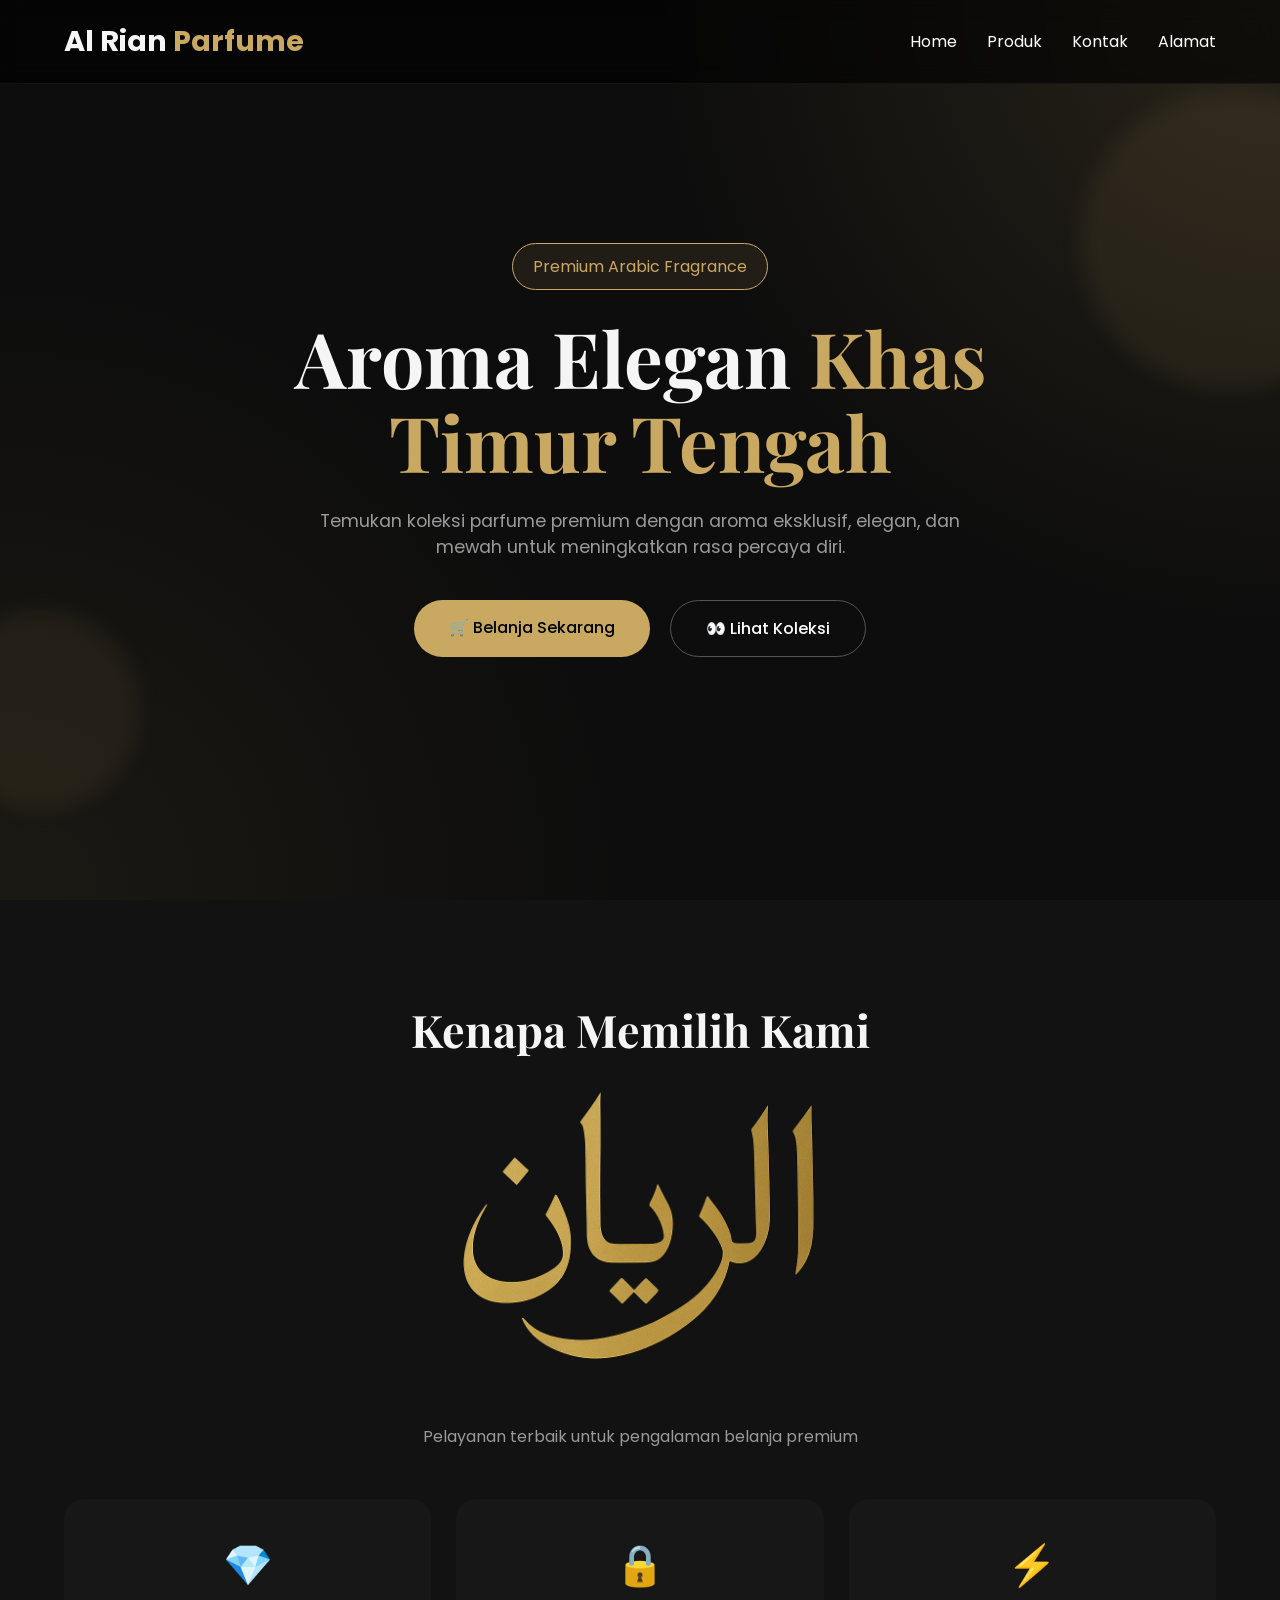
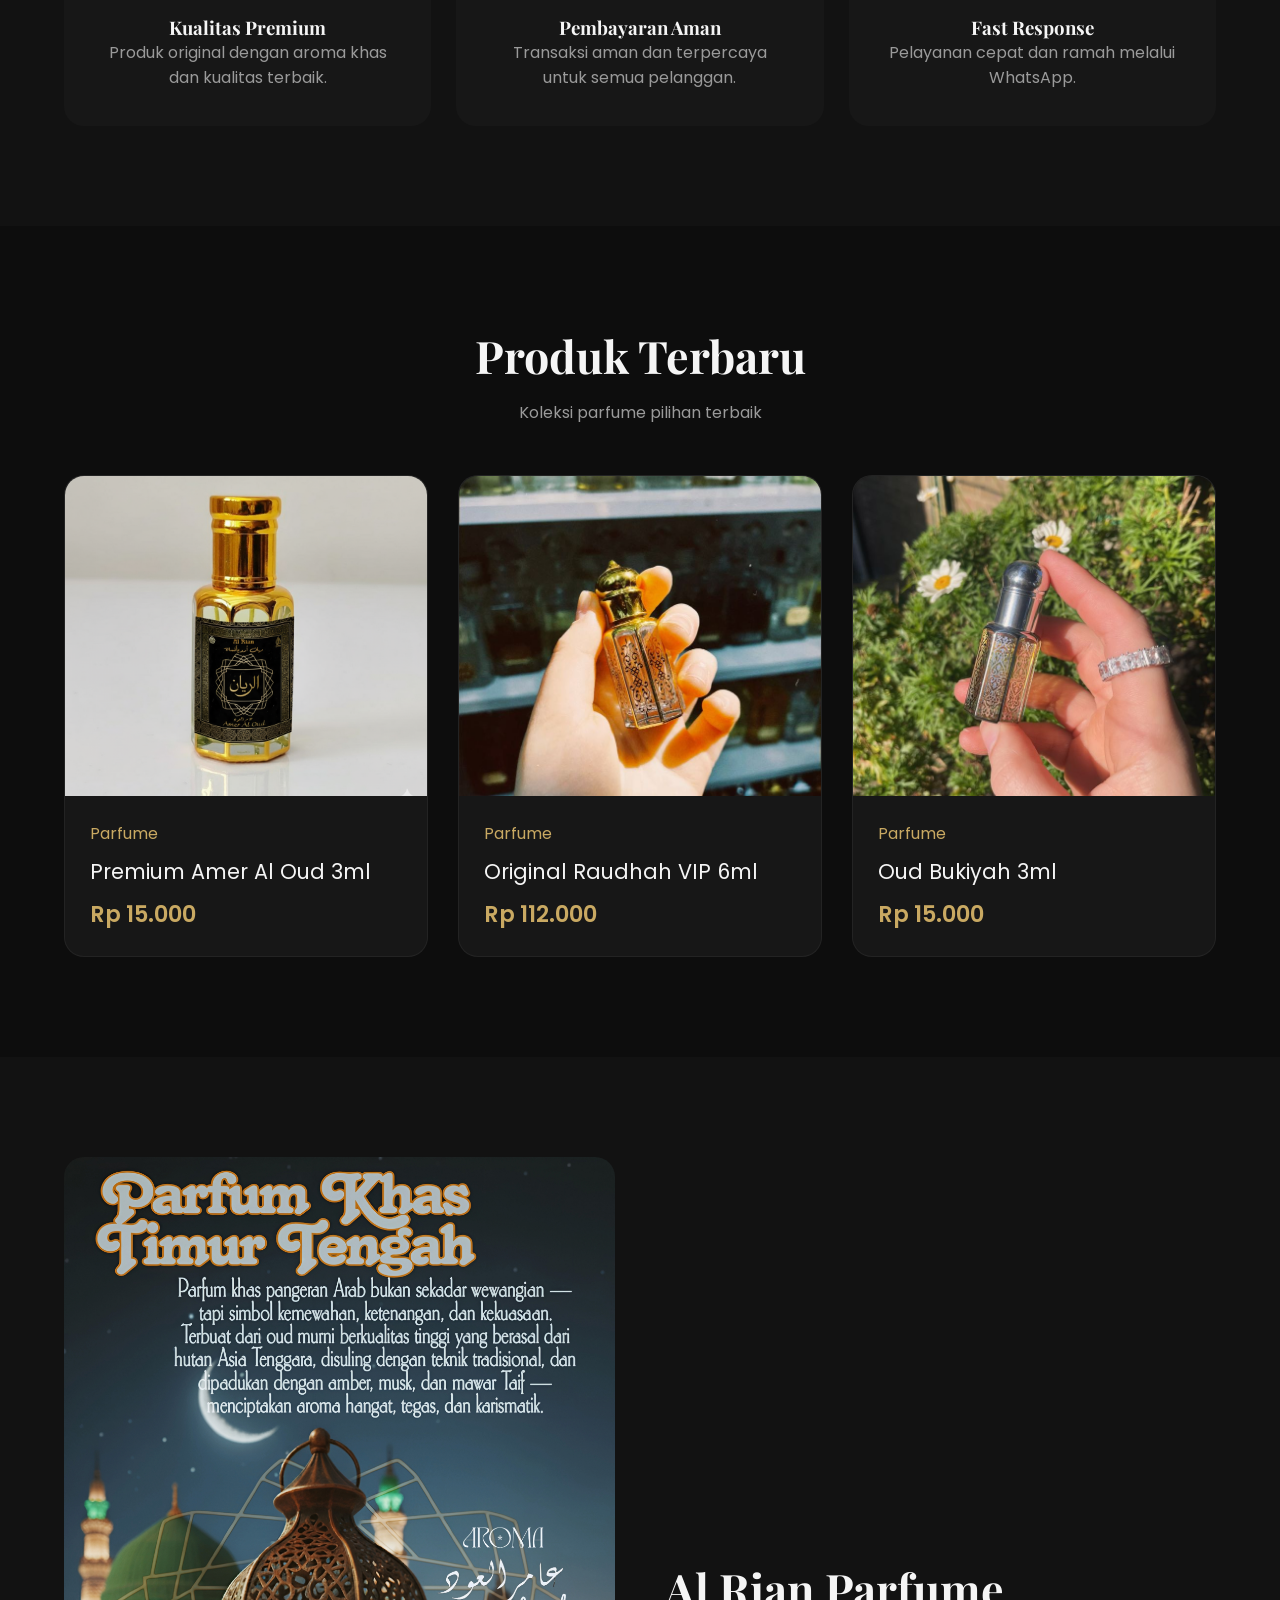
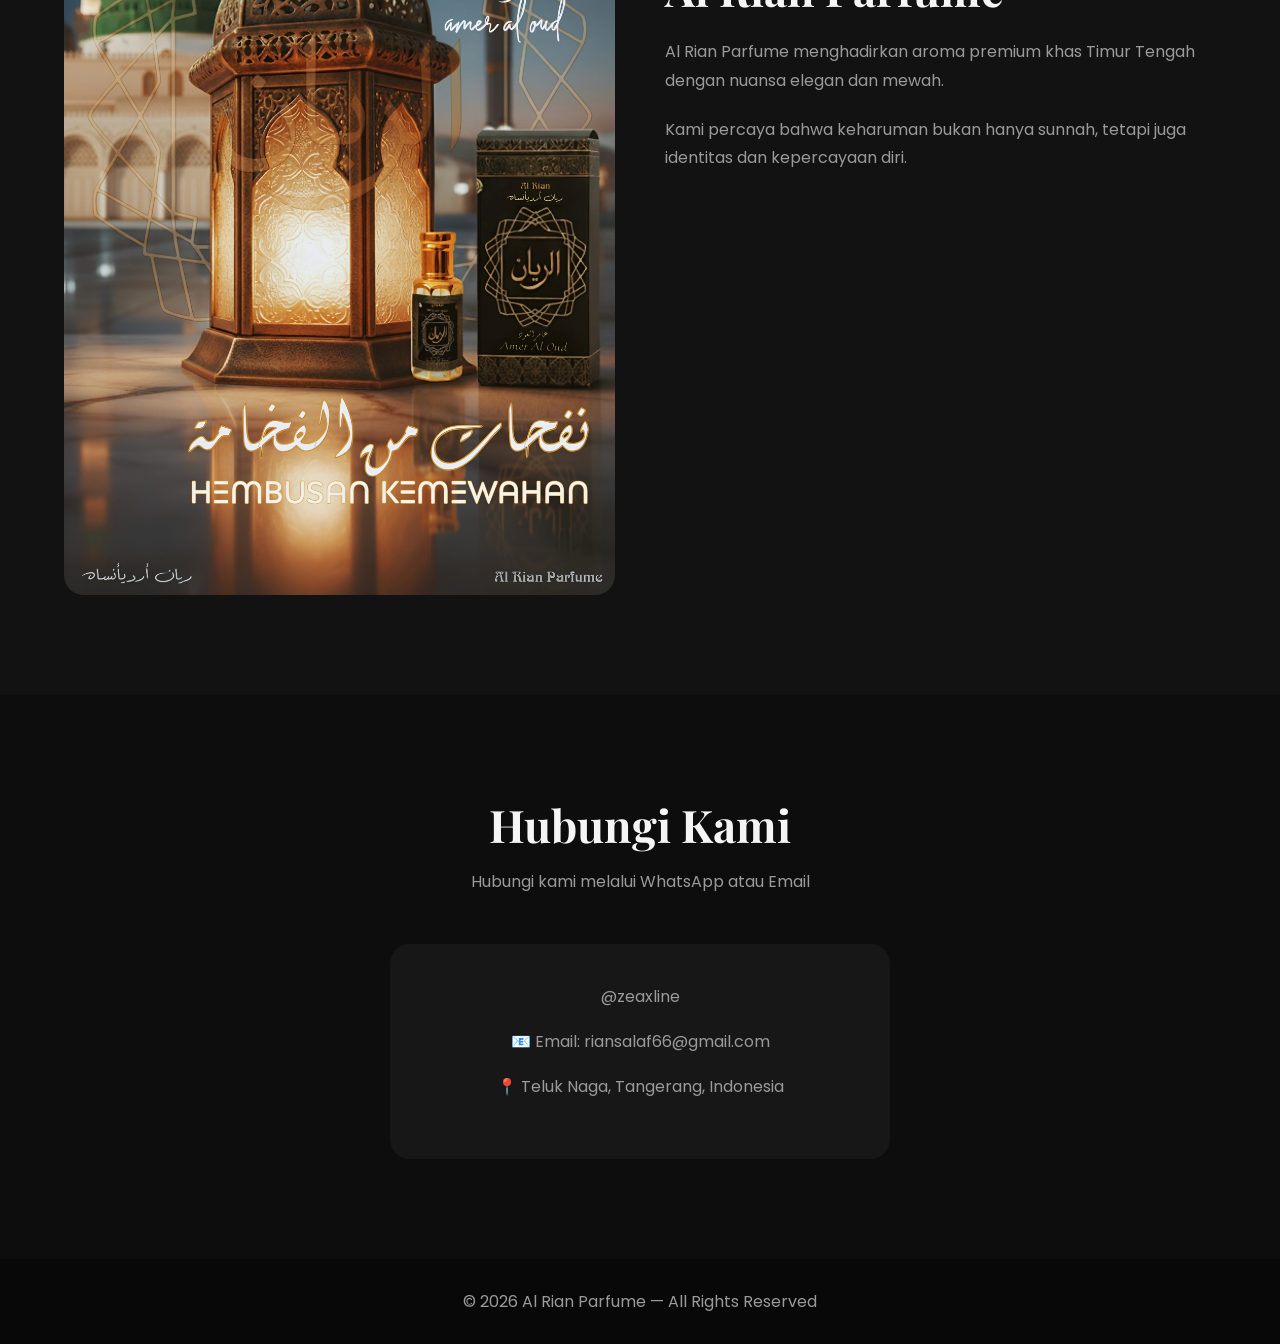
<file: index.html>
<!DOCTYPE html>
<html lang="id">
<head>
  <meta charset="UTF-8">
  <meta name="viewport" content="width=device-width, initial-scale=1.0">

  <title>Al Rian Parfume | Premium Store</title>

  <link rel="preconnect" href="https://fonts.googleapis.com">
  <link rel="preconnect" href="https://fonts.gstatic.com" crossorigin>

  <link href="https://fonts.googleapis.com/css2?family=Poppins:wght@300;400;500;600;700&family=Playfair+Display:wght@600;700&display=swap" rel="stylesheet">

  <link rel="stylesheet" href="style.css">
</head>

<body>

  <!-- LOADER -->
  <div class="loader">
    <h1>Al Rian <span>Parfume</span></h1>
  </div>

  <!-- NAVBAR -->
  <nav class="navbar">

    <div class="logo">
      Al Rian <span>Parfume</span>
    </div>

    <!-- Tombol Garis Tiga (Hamburger Menu) -->
    <div class="menu-toggle">
      <span></span>
      <span></span>
      <span></span>
    </div>

    <div class="nav-links">
      <a href="#home">Home</a>
      <a href="#products">Produk</a>
      <a href="https://wa.me/6281617890208?text=Halo%20Al%20Rian%20Parfume,%20saya%20tertarik%20dengan%20produknya" target="_blank">Kontak</a>
      <a href="-6,0823986, 106,7227307" target="_blank">Alamat</a>
    </div>

  </nav>

  <!-- HERO -->
  <section class="hero" id="home">

    <div class="hero-content reveal">

      <div class="hero-badge">
        Premium Arabic Fragrance
      </div>

      <h1>
        Aroma Elegan
        <span>Khas Timur Tengah</span>
      </h1>

      <p>
        Temukan koleksi parfume premium dengan aroma eksklusif,
        elegan, dan mewah untuk meningkatkan rasa percaya diri.
      </p>

      <div class="hero-buttons">
        <a href="#products" class="btn btn-primary">
          🛒 Belanja Sekarang
        </a>
        <a href="#products" class="btn btn-outline">
          👀 Lihat Koleksi
        </a>
      </div>

    </div>

    <div class="floating-circle"></div>
    <div class="floating-circle second"></div>

  </section>

  <!-- FEATURES -->
  <section class="features">

      <h2 class="section-title reveal">
    Kenapa Memilih Kami
  </h2>

  <div class="product-image" style="max-width: 500px; margin: 0 auto 30px auto;">
    <img src="alrian arab trans.png" alt="Al Rian Arab">
  </div>

  <p class="subtitle reveal">
    Pelayanan terbaik untuk pengalaman belanja premium
  </p>

  <div class="features-grid">


      <div class="feature-card reveal">
        <div class="feature-icon">💎</div>
        <h3>Kualitas Premium</h3>
        <p>Produk original dengan aroma khas dan kualitas terbaik.</p>
      </div>

      <div class="feature-card reveal">
        <div class="feature-icon">🔒</div>
        <h3>Pembayaran Aman</h3>
        <p>Transaksi aman dan terpercaya untuk semua pelanggan.</p>
      </div>

      <div class="feature-card reveal">
        <div class="feature-icon">⚡</div>
        <h3>Fast Response</h3>
        <p>Pelayanan cepat dan ramah melalui WhatsApp.</p>
      </div>

    </div>

  </section>

  <!-- PRODUCTS -->
  <section class="products" id="products">

    <h2 class="section-title reveal">
      Produk Terbaru
    </h2>

    <p class="subtitle reveal">
      Koleksi parfume pilihan terbaik
    </p>

    <div class="products-grid">

      <div class="product-card reveal">
        <div class="product-image">
          <img src="amer aloud.jpg" alt="Amer Al Oud">
        </div>
        <div class="product-info">
          <div class="product-category">Parfume</div>
          <div class="product-title">Premium Amer Al Oud 3ml</div>
          <div class="product-price">Rp 15.000</div>
        </div>
      </div>

      <div class="product-card reveal">
        <div class="product-image">
          <img src="raudhah vip.jpg" alt="Raudhah VIP">
        </div>
        <div class="product-info">
          <div class="product-category">Parfume</div>
          <div class="product-title">Original Raudhah VIP 6ml</div>
          <div class="product-price">Rp 112.000</div>
        </div>
      </div>

      <div class="product-card reveal">
        <div class="product-image">
          <img src="oud bukiyah.jpg" alt="Oud Bukiyah">
        </div>
        <div class="product-info">
          <div class="product-category">Parfume</div>
          <div class="product-title">Oud Bukiyah 3ml</div>
          <div class="product-price">Rp 15.000</div>
        </div>
      </div>

    </div>

  </section>

  <!-- ABOUT -->
  <section class="about" id="about">

    <div class="about-container">

      <div class="about-image reveal">
        <img src="iklan alrian.jpg" alt="Al Rian">
      </div>

      <div class="about-content reveal">
        <h2>Al Rian Parfume</h2>
        <p>
          Al Rian Parfume menghadirkan aroma premium khas Timur Tengah
          dengan nuansa elegan dan mewah.
        </p>
        <p>
          Kami percaya bahwa keharuman bukan hanya sunnah,
          tetapi juga identitas dan kepercayaan diri.
        </p>
      </div>

    </div>

  </section>

  <!-- CONTACT -->
  <section class="contact" id="contact">

    <h2 class="section-title reveal">
      Hubungi Kami
    </h2>

    <p class="subtitle reveal">
      Hubungi kami melalui WhatsApp atau Email
    </p>

    <div class="contact-container">
      <div class="contact-info reveal">
        <p>@zeaxline</p>
        <p>📧 Email: riansalaf66@gmail.com</p>
        <p>📍 Teluk Naga, Tangerang, Indonesia</p>
      </div>
    </div>

  </section>

  <!-- FOOTER -->
  <footer>
    © 2026 Al Rian Parfume — All Rights Reserved
  </footer>

  <script src="script.js"></script>

</body>
</html>
</file>
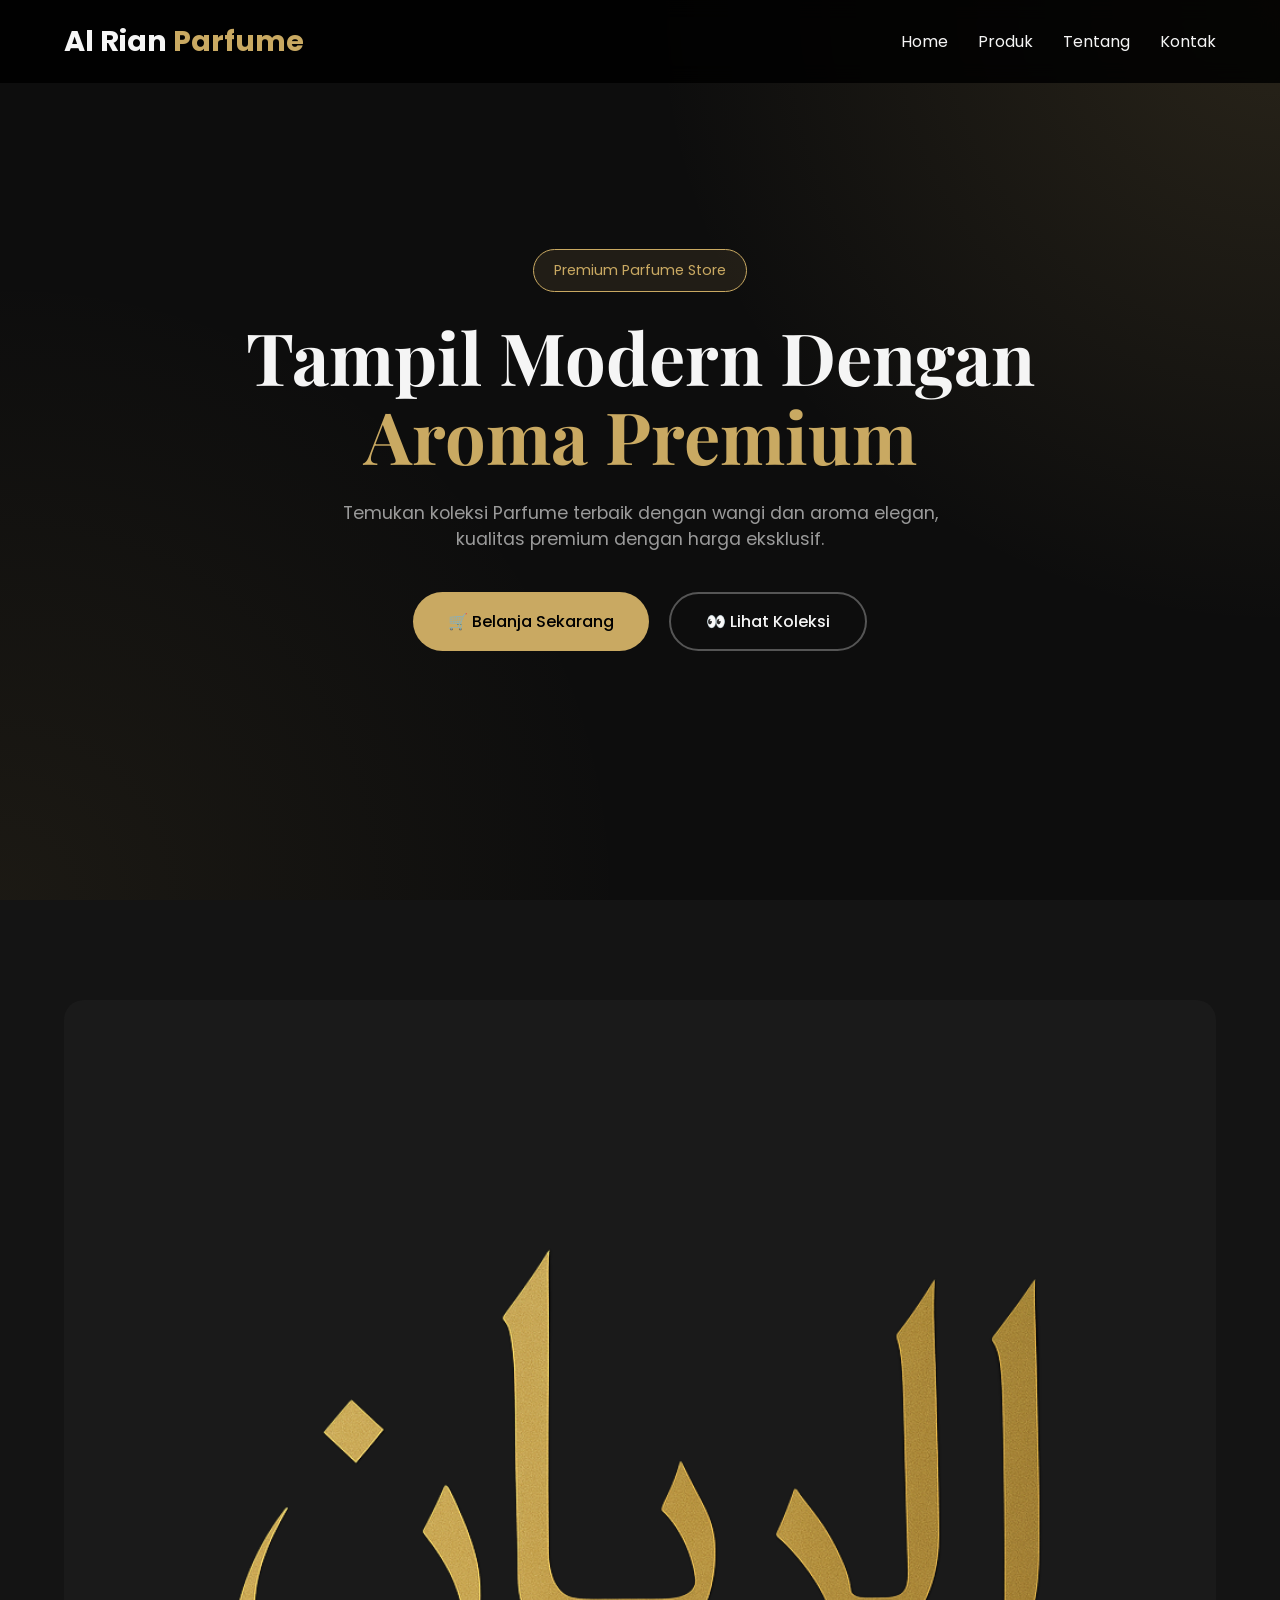
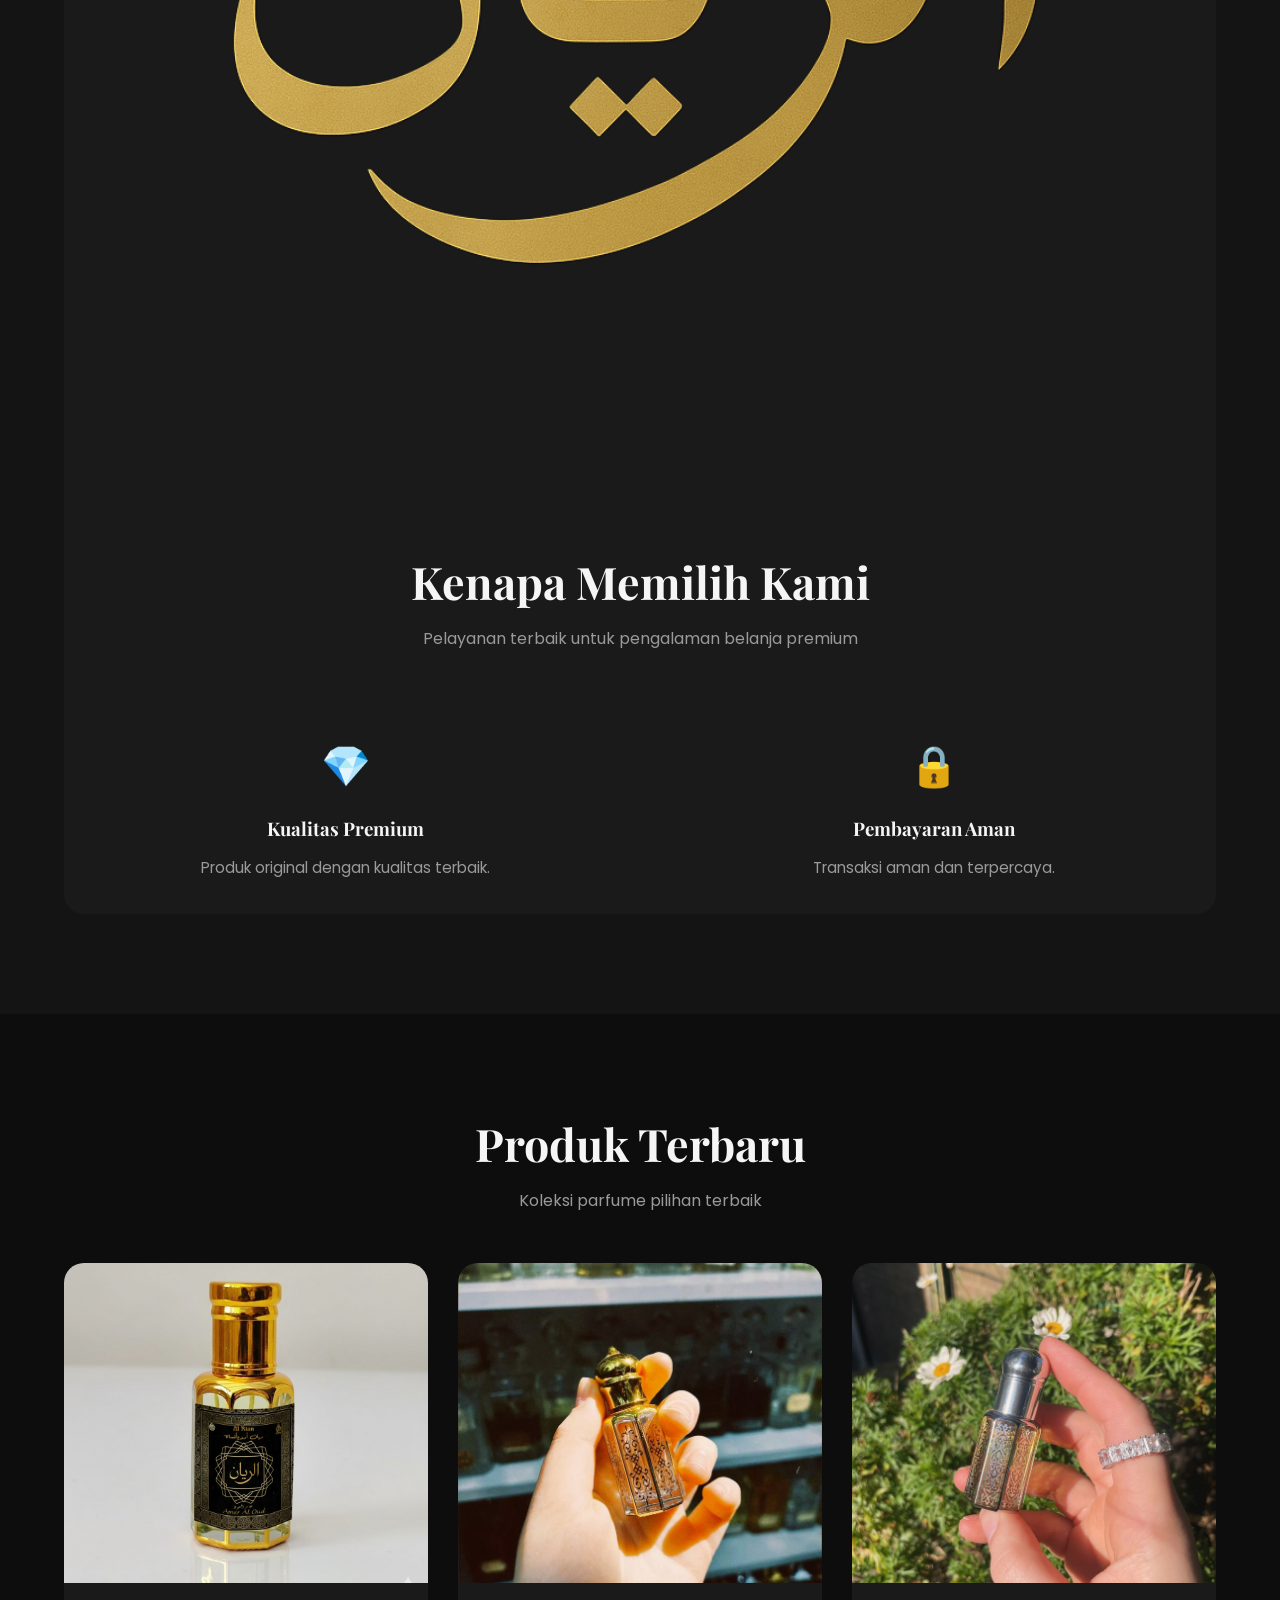
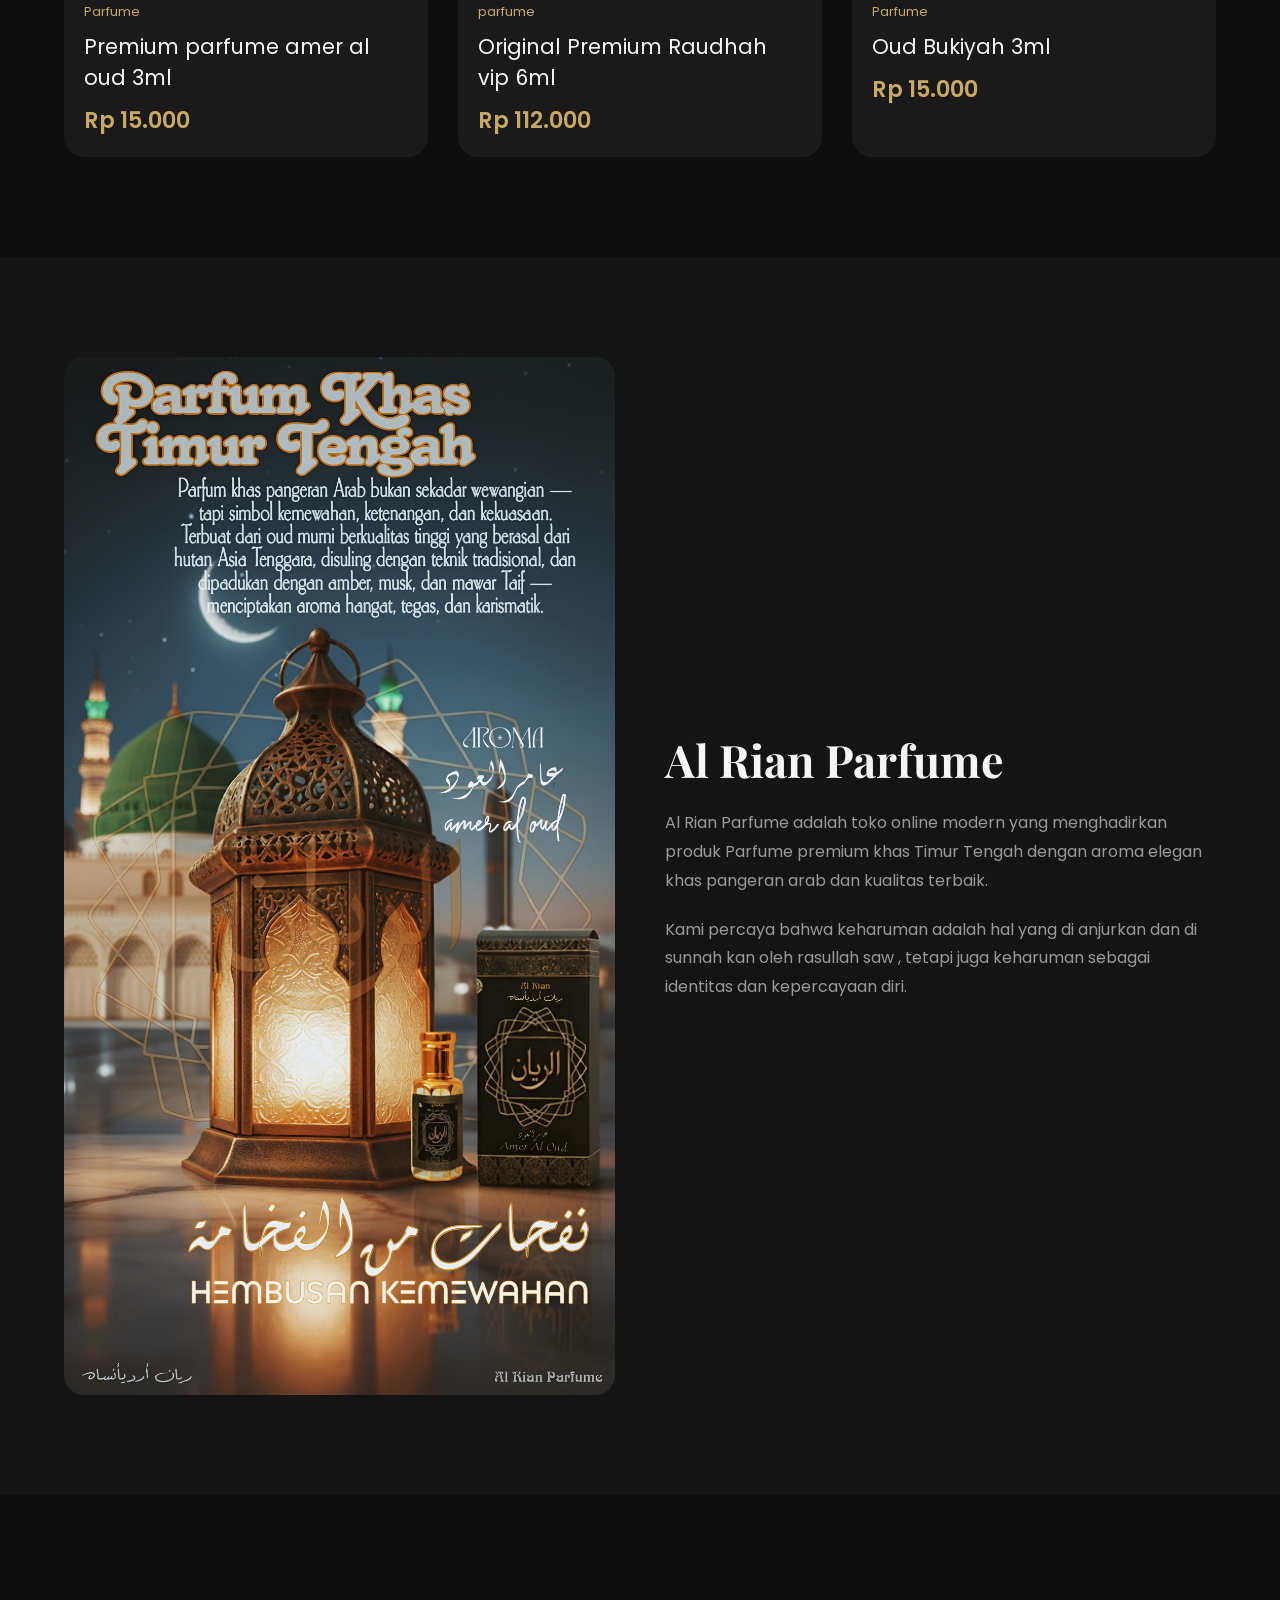
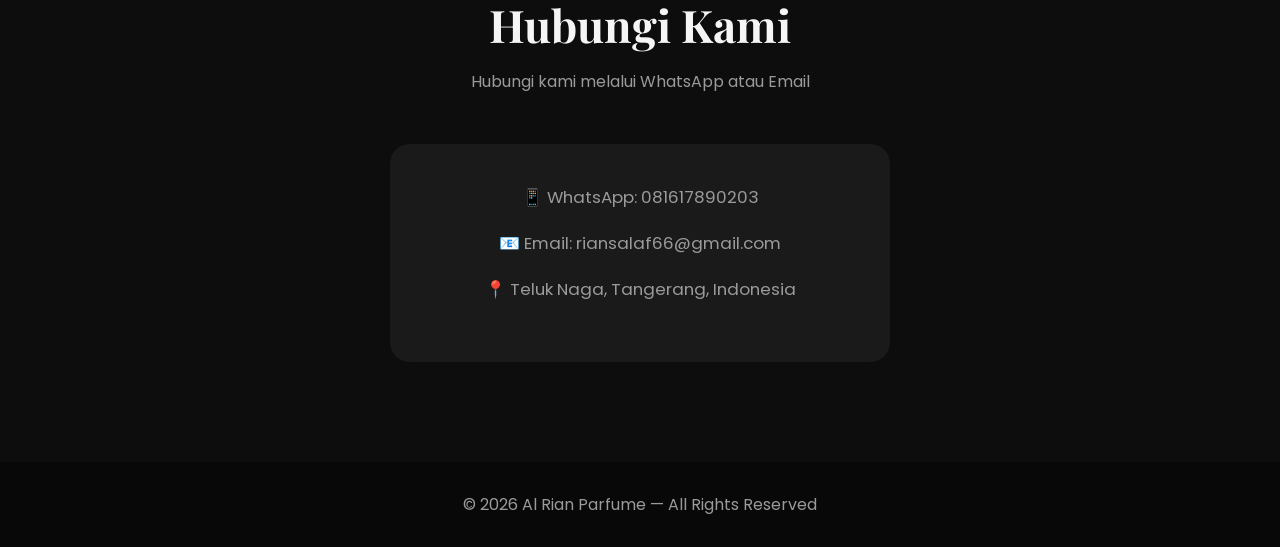
<file: alrian.html>
<!DOCTYPE html>
<html lang="id">
<head>
  <meta charset="UTF-8">
  <meta name="viewport" content="width=device-width, initial-scale=1.0">

  <title>Al Rian Parfume | Premium Store</title>

  <link rel="preconnect" href="https://fonts.googleapis.com">
  <link rel="preconnect" href="https://fonts.gstatic.com" crossorigin>

  <link href="https://fonts.googleapis.com/css2?family=Poppins:wght@300;400;500;600;700&family=Playfair+Display:wght@600;700&display=swap" rel="stylesheet">

  <style>

    :root{
      --primary:#c9a962;
      --primary-dark:#aa8b48;
      --dark:#0d0d0d;
      --card:#1a1a1a;
      --text:#f5f5f5;
      --muted:#9a9a9a;
      --transition:0.3s ease;
    }

    *{
      margin:0;
      padding:0;
      box-sizing:border-box;
    }

    html{
      scroll-behavior:smooth;
    }

    body{
      background:var(--dark);
      color:var(--text);
      font-family:'Poppins',sans-serif;
      overflow-x:hidden;
    }

    a{
      text-decoration:none;
      color:inherit;
    }

    img{
      width:100%;
      display:block;
    }

    h1,h2,h3{
      font-family:'Playfair Display',serif;
    }

    section{
      padding:100px 5%;
    }

    /* NAVBAR */

    .navbar{
      position:fixed;
      top:0;
      left:0;
      width:100%;
      z-index:999;
      padding:20px 5%;
      display:flex;
      justify-content:space-between;
      align-items:center;
      background:rgba(0,0,0,0.85);
      backdrop-filter:blur(10px);
    }

    .logo{
      font-size:1.8rem;
      font-weight:700;
    }

    .logo span{
      color:var(--primary);
    }

    .nav-links{
      display:flex;
      gap:30px;
    }

    .nav-links a{
      transition:var(--transition);
    }

    .nav-links a:hover{
      color:var(--primary);
    }

    /* HERO */

    .hero{
      min-height:100vh;
      display:flex;
      justify-content:center;
      align-items:center;
      text-align:center;
      position:relative;
      overflow:hidden;
    }

    .hero::before{
      content:'';
      position:absolute;
      inset:0;
      background:
      radial-gradient(circle at top right, rgba(201,169,98,0.15), transparent 40%),
      radial-gradient(circle at bottom left, rgba(201,169,98,0.08), transparent 40%);
    }

    .hero-content{
      position:relative;
      z-index:2;
      max-width:850px;
    }

    .hero-badge{
      display:inline-block;
      padding:10px 20px;
      border-radius:50px;
      border:1px solid var(--primary);
      color:var(--primary);
      background:rgba(201,169,98,0.1);
      margin-bottom:25px;
      font-size:0.9rem;
    }

    .hero h1{
      font-size:4.5rem;
      line-height:1.1;
      margin-bottom:25px;
    }

    .hero h1 span{
      color:var(--primary);
    }

    .hero p{
      color:var(--muted);
      max-width:650px;
      margin:auto;
      margin-bottom:40px;
      font-size:1.1rem;
    }

    .hero-buttons{
      display:flex;
      justify-content:center;
      gap:20px;
      flex-wrap:wrap;
    }

    .btn{
      padding:15px 35px;
      border-radius:50px;
      display:inline-flex;
      align-items:center;
      justify-content:center;
      gap:10px;
      transition:var(--transition);
      font-weight:500;
    }

    .btn-primary{
      background:var(--primary);
      color:#000;
    }

    .btn-primary:hover{
      background:var(--primary-dark);
      transform:translateY(-5px);
    }

    .btn-outline{
      border:2px solid #555;
    }

    .btn-outline:hover{
      border-color:var(--primary);
      color:var(--primary);
      transform:translateY(-5px);
    }

    /* TITLE */

    .section-title{
      text-align:center;
      font-size:2.8rem;
      margin-bottom:15px;
    }

    .subtitle{
      text-align:center;
      color:var(--muted);
      margin-bottom:50px;
    }

    /* FEATURES */

    .features{
      background:#141414;
    }

    .features-grid{
      display:grid;
      grid-template-columns:repeat(auto-fit,minmax(250px,1fr));
      gap:25px;
    }

    .feature-card{
      background:var(--card);
      padding:35px;
      border-radius:20px;
      text-align:center;
      transition:var(--transition);
    }

    .feature-card:hover{
      transform:translateY(-10px);
      border:1px solid var(--primary);
    }

    .feature-icon{
      font-size:2.5rem;
      margin-bottom:20px;
    }

    .feature-card h3{
      margin-bottom:15px;
    }

    .feature-card p{
      color:var(--muted);
      font-size:0.95rem;
    }

    /* PRODUCTS */

    .products-grid{
      display:grid;
      grid-template-columns:repeat(auto-fit,minmax(280px,1fr));
      gap:30px;
    }

    .product-card{
      background:var(--card);
      border-radius:20px;
      overflow:hidden;
      transition:var(--transition);
    }

    .product-card:hover{
      transform:translateY(-10px);
    }

    .product-image{
      height:320px;
      overflow:hidden;
    }

    .product-image img{
      height:100%;
      object-fit:cover;
      transition:0.4s;
    }

    .product-card:hover img{
      transform:scale(1.08);
    }

    .product-info{
      padding:20px;
    }

    .product-category{
      color:var(--primary);
      font-size:0.8rem;
      margin-bottom:10px;
    }

    .product-title{
      font-size:1.3rem;
      margin-bottom:10px;
    }

    .product-price{
      color:var(--primary);
      font-size:1.4rem;
      font-weight:600;
    }

    /* ABOUT */

    .about{
      background:#141414;
    }

    .about-container{
      display:grid;
      grid-template-columns:1fr 1fr;
      gap:50px;
      align-items:center;
    }

    .about-image img{
      border-radius:20px;
    }

    .about-content h2{
      font-size:2.8rem;
      margin-bottom:20px;
    }

    .about-content p{
      color:var(--muted);
      margin-bottom:20px;
      line-height:1.8;
    }

    /* CONTACT */

    .contact-container{
      display:flex;
      justify-content:center;
      text-align:center;
    }

    .contact-info{
      background:var(--card);
      padding:40px;
      border-radius:20px;
      max-width:500px;
      width:100%;
    }

    .contact-info p{
      color:var(--muted);
      margin-bottom:20px;
      font-size:1.05rem;
    }

    /* FOOTER */

    footer{
      background:#080808;
      padding:30px;
      text-align:center;
      color:var(--muted);
    }

    /* RESPONSIVE */

    @media(max-width:900px){

      .hero h1{
        font-size:3rem;
      }

      .nav-links{
        display:none;
      }

      .about-container{
        grid-template-columns:1fr;
      }

    }

  </style>
</head>

<body>

  <!-- NAVBAR -->

  <nav class="navbar">

    <div class="logo">
      Al Rian <span>Parfume</span>
    </div>

    <div class="nav-links">
      <a href="#home">Home</a>
      <a href="#products">Produk</a>
      <a href="#about">Tentang</a>
      <a href="#contact">Kontak</a>
    </div>

  </nav>

  <!-- HERO -->

  <section class="hero" id="home">

    <div class="hero-content">

      <div class="hero-badge">
        Premium Parfume Store
      </div>

      <h1>
        Tampil Modern Dengan
        <span>Aroma Premium</span>
      </h1>

      <p>
        Temukan koleksi Parfume terbaik dengan wangi dan aroma elegan,
        kualitas premium dengan harga eksklusif.
      </p>

      <div class="hero-buttons">

        <a href="#products" class="btn btn-primary">
          🛒 Belanja Sekarang
        </a>

        <a href="#products" class="btn btn-outline">
          👀 Lihat Koleksi
        </a>

      </div>

    </div>

  </section>

  <!-- FEATURES -->

  <section class="features">
  <div class="product-card">

        <div class="image">
          <img src="alrian arab trans.png">
    <h2 class="section-title">
      Kenapa Memilih Kami
    </h2>

    <p class="subtitle">
      Pelayanan terbaik untuk pengalaman belanja premium
    </p>

    <div class="features-grid">
      <div class="feature-card">
        <div class="feature-icon">💎</div>
        <h3>Kualitas Premium</h3>
        <p>Produk original dengan kualitas terbaik.</p>
      </div>

      <div class="feature-card">
        <div class="feature-icon">🔒</div>
        <h3>Pembayaran Aman</h3>
        <p>Transaksi aman dan terpercaya.</p>
      </div>

    </div>

  </section>

  <!-- PRODUCTS -->

  <section class="products" id="products">

    <h2 class="section-title">
      Produk Terbaru
    </h2>

    <p class="subtitle">
      Koleksi parfume pilihan terbaik
    </p>

    <div class="products-grid">

      <div class="product-card">

        <div class="product-image">
          <img src="amer aloud.jpg">
        </div>

        <div class="product-info">
          <div class="product-category">Parfume</div>
          <div class="product-title">Premium parfume amer al oud 3ml</div>
          <div class="product-price">Rp 15.000</div>
        </div>

      </div>

      <div class="product-card">

        <div class="product-image">
          <img src="raudhah vip.jpg">
        </div>

        <div class="product-info">
          <div class="product-category">parfume</div>
          <div class="product-title">Original Premium Raudhah vip 6ml</div>
          <div class="product-price">Rp 112.000</div>
        </div>

      </div>

      <div class="product-card">

        <div class="product-image">
          <img src="oud bukiyah.jpg">
        </div>

        <div class="product-info">
          <div class="product-category">Parfume</div>
          <div class="product-title">Oud Bukiyah 3ml </div>
          <div class="product-price">Rp 15.000</div>
        </div>

      </div>

    </div>

  </section>

  <!-- ABOUT -->

  <section class="about" id="about">

    <div class="about-container">

      <div class="about-image">
        <img src="iklan alrian.jpg">
      </div>

      <div class="about-content">

        <h2>Al Rian Parfume</h2>

        <p>
          Al Rian Parfume adalah toko online modern yang menghadirkan
          produk Parfume premium khas Timur Tengah dengan aroma elegan khas pangeran arab dan kualitas terbaik.
        </p>

        <p>
          Kami percaya bahwa keharuman adalah hal yang di anjurkan dan di sunnah kan oleh rasullah saw ,
          tetapi juga keharuman sebagai identitas dan kepercayaan diri.
        </p>

      </div>

    </div>

  </section>

  <!-- CONTACT -->

  <section class="contact" id="contact">

    <h2 class="section-title">
      Hubungi Kami
    </h2>

    <p class="subtitle">
      Hubungi kami melalui WhatsApp atau Email
    </p>

    <div class="contact-container">

      <div class="contact-info">

        <p>📱 WhatsApp: 081617890203</p>

        <p>📧 Email: riansalaf66@gmail.com</p>

        <p>📍 Teluk Naga, Tangerang, Indonesia</p>

      </div>

    </div>

  </section>

  <!-- FOOTER -->

  <footer>
    © 2026 Al Rian Parfume — All Rights Reserved
  </footer>

</body>
</html>
</file>
<file: style.css>
:root{
  --primary:#c9a962;
  --primary-dark:#aa8b48;
  --dark:#0d0d0d;
  --card:#171717;
  --text:#f5f5f5;
  --muted:#9a9a9a;
  --transition:0.4s ease;
}

*{
  margin:0;
  padding:0;
  box-sizing:border-box;
}

html{
  scroll-behavior:smooth;
}

body{
  background:var(--dark);
  color:var(--text);
  font-family:'Poppins',sans-serif;
  overflow-x:hidden;
}

body::-webkit-scrollbar{
  width:8px;
}

body::-webkit-scrollbar-thumb{
  background:var(--primary);
  border-radius:20px;
}

img{
  width:100%;
  display:block;
}

h1,h2,h3{
  font-family:'Playfair Display',serif;
}

section{
  padding:100px 5%;
}

/* LOADER */
.loader{
  position:fixed;
  inset:0;
  background:#000;
  display:flex;
  justify-content:center;
  align-items:center;
  z-index:99999;
  transition:1s;
}

.loader h1{
  color:white;
  font-size:3rem;
}

.loader span{
  color:var(--primary);
}

.loader.hide{
  opacity:0;
  visibility:hidden;
}

/* NAVBAR */
.navbar{
  position:fixed;
  top:0;
  left:0;
  width:100%;
  z-index:999;
  padding:20px 5%;
  display:flex;
  justify-content:space-between;
  align-items:center;
  background:rgba(0,0,0,0.6);
  backdrop-filter:blur(10px);
  border-bottom:1px solid rgba(255,255,255,0.05);
}

.logo{
  font-size:1.8rem;
  font-weight:700;
}

.logo span{
  color:var(--primary);
}

.menu-toggle {
  display: none; /* Tersembunyi di desktop */
}

.nav-links{
  display:flex;
  gap:30px;
}

.nav-links a{
  text-decoration:none;
  color:white;
  transition:var(--transition);
  position:relative;
}

.nav-links a::after{
  content:'';
  position:absolute;
  left:0;
  bottom:-6px;
  width:0;
  height:2px;
  background:var(--primary);
  transition:0.3s;
}

.nav-links a:hover::after{
  width:100%;
}

.nav-links a:hover{
  color:var(--primary);
}

/* HERO */
.hero{
  min-height:100vh;
  display:flex;
  justify-content:center;
  align-items:center;
  text-align:center;
  position:relative;
  overflow:hidden;
}

.hero::before{
  content:'';
  position:absolute;
  inset:0;
  background:
  radial-gradient(circle at top right, rgba(201,169,98,0.15), transparent 40%),
  radial-gradient(circle at bottom left, rgba(201,169,98,0.08), transparent 40%);
}

.hero-content{
  position:relative;
  z-index:2;
  max-width:850px;
}

.hero-badge{
  display:inline-block;
  padding:10px 20px;
  border-radius:50px;
  border:1px solid var(--primary);
  color:var(--primary);
  background:rgba(201,169,98,0.1);
  margin-bottom:25px;
}

.hero h1{
  font-size:4.8rem;
  line-height:1.1;
  margin-bottom:25px;
}

.hero h1 span{
  color:var(--primary);
}

.hero p{
  color:var(--muted);
  font-size:1.1rem;
  max-width:650px;
  margin:auto;
  margin-bottom:40px;
}

.hero-buttons{
  display:flex;
  justify-content:center;
  gap:20px;
  flex-wrap:wrap;
}

.btn{
  padding:15px 35px;
  border-radius:50px;
  text-decoration:none;
  transition:var(--transition);
  font-weight:500;
}

.btn-primary{
  background:var(--primary);
  color:black;
}

.btn-primary:hover{
  transform:translateY(-5px) scale(1.03);
  box-shadow:0 0 25px rgba(201,169,98,0.4);
}

.btn-outline{
  border:1px solid #555;
  color:white;
}

.btn-outline:hover{
  border-color:var(--primary);
  color:var(--primary);
  transform:translateY(-5px);
}

/* FLOATING */
.floating-circle{
  position:absolute;
  width:300px;
  height:300px;
  background:rgba(201,169,98,0.08);
  border-radius:50%;
  top:10%;
  right:-100px;
  filter:blur(10px);
  animation:float 6s ease-in-out infinite;
}

.floating-circle.second{
  width:200px;
  height:200px;
  left:-60px;
  bottom:10%;
  top:auto;
  animation-delay:2s;
}

@keyframes float{
  0%,100%{
    transform:translateY(0px);
  }
  50%{
    transform:translateY(-20px);
  }
}

/* TITLE */
.section-title{
  text-align:center;
  font-size:2.8rem;
  margin-bottom:15px;
}

.subtitle{
  text-align:center;
  color:var(--muted);
  margin-bottom:50px;
}

/* FEATURES */
.features{
  background:#121212;
}

.features-grid{
  display:grid;
  grid-template-columns:repeat(auto-fit,minmax(250px,1fr));
  gap:25px;
}

.feature-card{
  background:var(--card);
  padding:35px;
  border-radius:20px;
  text-align:center;
  transition:var(--transition);
  border:1px solid transparent;
}

.feature-card:hover{
  transform:translateY(-10px);
  border-color:var(--primary);
  box-shadow:0 20px 40px rgba(0,0,0,0.3);
}

.feature-icon{
  font-size:2.5rem;
  margin-bottom:20px;
}

.feature-card p{
  color:var(--muted);
}

/* PRODUCTS */
.products-grid{
  display:grid;
  grid-template-columns:repeat(auto-fit,minmax(280px,1fr));
  gap:30px;
}

.product-card{
  background:var(--card);
  border-radius:20px;
  overflow:hidden;
  transition:var(--transition);
  border:1px solid rgba(255,255,255,0.05);
}

.product-card:hover{
  transform:translateY(-10px);
  box-shadow:0 25px 50px rgba(0,0,0,0.35);
}

.product-image{
  height:320px;
  overflow:hidden;
}

.product-image img{
  height:100%;
  object-fit:cover;
  transition:0.5s;
}

.product-card:hover img{
  transform:scale(1.08);
}

.product-info{
  padding:25px;
}

.product-category{
  color:var(--primary);
  margin-bottom:10px;
}

.product-title{
  font-size:1.3rem;
  margin-bottom:10px;
}

.product-price{
  color:var(--primary);
  font-size:1.4rem;
  font-weight:600;
}

/* ABOUT */
.about{
  background:#121212;
}

.about-container{
  display:grid;
  grid-template-columns:1fr 1fr;
  gap:50px;
  align-items:center;
}

.about-image img{
  border-radius:20px;
}

.about-content h2{
  font-size:2.8rem;
  margin-bottom:20px;
}

.about-content p{
  color:var(--muted);
  line-height:1.8;
  margin-bottom:20px;
}

/* CONTACT */
.contact-container{
  display:flex;
  justify-content:center;
}

.contact-info{
  background:var(--card);
  padding:40px;
  border-radius:20px;
  text-align:center;
  max-width:500px;
  width:100%;
  transition:0.4s;
}

.contact-info:hover{
  transform:translateY(-8px);
}

.contact-info p{
  color:var(--muted);
  margin-bottom:20px;
}

/* FOOTER */
footer{
  background:#080808;
  text-align:center;
  padding:30px;
  color:var(--muted);
}

/* REVEAL */
.reveal{
  opacity:0;
  transform:translateY(60px);
  transition:1s ease;
}

.reveal.active{
  opacity:1;
  transform:translateY(0);
}

/* RESPONSIVE */
@media(max-width:900px){

  .hero h1{
    font-size:3rem;
  }

  .about-container{
    grid-template-columns:1fr;
  }

  /* Hamburger Menu Terbuka */
  .menu-toggle {
    display: flex;
    flex-direction: column;
    gap: 5px;
    cursor: pointer;
    z-index: 1000;
  }

  .menu-toggle span {
    display: block;
    width: 28px;
    height: 3px;
    background-color: var(--text);
    border-radius: 3px;
    transition: var(--transition);
  }

  /* Animasi Hamburger ke Silang */
  .menu-toggle.active span:nth-child(1) {
    transform: translateY(8px) rotate(45deg);
    background-color: var(--primary);
  }

  .menu-toggle.active span:nth-child(2) {
    opacity: 0;
  }

  .menu-toggle.active span:nth-child(3) {
    transform: translateY(-8px) rotate(-45deg);
    background-color: var(--primary);
  }

  /* Dropdown Nav-Links di HP */
  .nav-links {
    display: flex;
    position: fixed;
    top: 0;
    right: -100%;
    width: 70%;
    height: 100vh;
    background: rgba(13, 13, 13, 0.98);
    backdrop-filter: blur(15px);
    flex-direction: column;
    justify-content: center;
    align-items: center;
    gap: 40px;
    transition: 0.5s ease;
    border-left: 1px solid rgba(255, 255, 255, 0.05);
  }

  .nav-links.active {
    right: 0;
  }

  .nav-links a {
    font-size: 1.5rem;
  }

}
</file>
